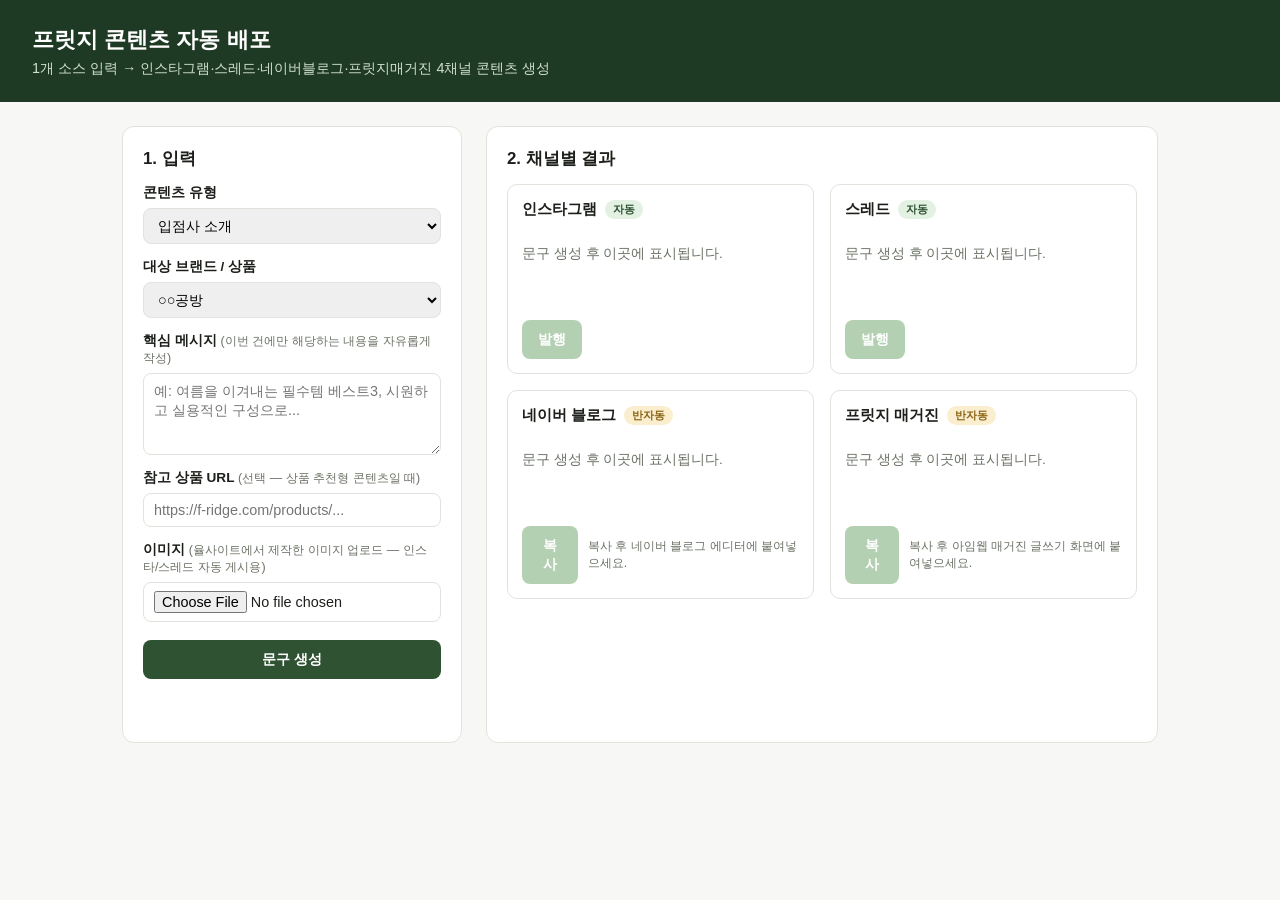
<file: index.html>
<!DOCTYPE html>
<html lang="ko">
<head>
<meta charset="UTF-8">
<meta name="viewport" content="width=device-width, initial-scale=1.0">
<title>프릿지 콘텐츠 자동 배포</title>
<link rel="stylesheet" href="styles.css">
</head>
<body>
  <header class="topbar">
    <h1>프릿지 콘텐츠 자동 배포</h1>
    <p class="subtitle">1개 소스 입력 → 인스타그램·스레드·네이버블로그·프릿지매거진 4채널 콘텐츠 생성</p>
  </header>

  <main>
    <section class="panel input-panel">
      <h2>1. 입력</h2>
      <form id="content-form">
        <label>
          콘텐츠 유형
          <select id="contentType"></select>
        </label>
        <label>
          대상 브랜드 / 상품
          <select id="targetBrand"></select>
        </label>
        <label>
          핵심 메시지 <span class="hint">(이번 건에만 해당하는 내용을 자유롭게 작성)</span>
          <textarea id="coreMessage" rows="4" placeholder="예: 여름을 이겨내는 필수템 베스트3, 시원하고 실용적인 구성으로..."></textarea>
        </label>
        <label>
          참고 상품 URL <span class="hint">(선택 — 상품 추천형 콘텐츠일 때)</span>
          <input type="url" id="productUrl" placeholder="https://f-ridge.com/products/...">
        </label>
        <label>
          이미지 <span class="hint">(율사이트에서 제작한 이미지 업로드 — 인스타/스레드 자동 게시용)</span>
          <input type="file" id="imageFile" accept="image/*">
        </label>
        <button type="submit" id="generate-btn">문구 생성</button>
      </form>
      <p id="generate-status" class="status" role="status"></p>
    </section>

    <section class="panel result-panel">
      <h2>2. 채널별 결과</h2>
      <div id="results" class="channel-grid">
        <article class="channel-card" data-channel="instagram">
          <h3>인스타그램 <span class="badge badge-auto">자동</span><span class="char-count" data-count="instagram"></span></h3>
          <div class="channel-body"><p class="placeholder">문구 생성 후 이곳에 표시됩니다.</p></div>
          <div class="channel-actions">
            <button class="publish-btn" data-channel="instagram" disabled>발행</button>
          </div>
        </article>

        <article class="channel-card" data-channel="threads">
          <h3>스레드 <span class="badge badge-auto">자동</span><span class="char-count" data-count="threads"></span></h3>
          <div class="channel-body"><p class="placeholder">문구 생성 후 이곳에 표시됩니다.</p></div>
          <div class="channel-actions">
            <button class="publish-btn" data-channel="threads" disabled>발행</button>
          </div>
        </article>

        <article class="channel-card" data-channel="naverBlog">
          <h3>네이버 블로그 <span class="badge badge-semi">반자동</span><span class="char-count" data-count="naverBlog"></span></h3>
          <div class="channel-body"><p class="placeholder">문구 생성 후 이곳에 표시됩니다.</p></div>
          <div class="channel-actions">
            <button class="copy-btn" data-channel="naverBlog" disabled>복사</button>
            <span class="hint">복사 후 네이버 블로그 에디터에 붙여넣으세요.</span>
          </div>
        </article>

        <article class="channel-card" data-channel="fridgeMagazine">
          <h3>프릿지 매거진 <span class="badge badge-semi">반자동</span><span class="char-count" data-count="fridgeMagazine"></span></h3>
          <div class="channel-body"><p class="placeholder">문구 생성 후 이곳에 표시됩니다.</p></div>
          <div class="channel-actions">
            <button class="copy-btn" data-channel="fridgeMagazine" disabled>복사</button>
            <span class="hint">복사 후 아임웹 매거진 글쓰기 화면에 붙여넣으세요.</span>
          </div>
        </article>
      </div>
    </section>
  </main>

  <script src="data.js"></script>
  <script src="app.js"></script>
</body>
</html>
</file>
<file: styles.css>
:root {
  --green-900: #1f3a24;
  --green-700: #2f5233;
  --green-500: #6ba368;
  --bg: #f7f8f5;
  --panel-bg: #ffffff;
  --border: #e0e4dc;
  --text: #1c1f1a;
  --text-muted: #6b7266;
  --danger: #b3403a;
}

* { box-sizing: border-box; }

body {
  margin: 0;
  font-family: -apple-system, "Pretendard", "Noto Sans KR", sans-serif;
  background: var(--bg);
  color: var(--text);
}

.topbar {
  background: var(--green-900);
  color: #fff;
  padding: 24px 32px;
}
.topbar h1 { margin: 0 0 4px; font-size: 1.4rem; }
.subtitle { margin: 0; color: #cfe0cf; font-size: 0.9rem; }

main {
  max-width: 1100px;
  margin: 0 auto;
  padding: 24px 32px 64px;
  display: grid;
  grid-template-columns: 340px 1fr;
  gap: 24px;
}
@media (max-width: 800px) {
  main { grid-template-columns: 1fr; }
}

.panel {
  background: var(--panel-bg);
  border: 1px solid var(--border);
  border-radius: 12px;
  padding: 20px;
}
.panel h2 { margin-top: 0; font-size: 1.05rem; }

form label {
  display: block;
  margin-bottom: 14px;
  font-size: 0.85rem;
  font-weight: 600;
  color: var(--text);
}
.hint { font-weight: 400; color: var(--text-muted); font-size: 0.78rem; }

select, textarea, input[type="url"], input[type="file"] {
  display: block;
  width: 100%;
  margin-top: 6px;
  padding: 8px 10px;
  border: 1px solid var(--border);
  border-radius: 8px;
  font-size: 0.9rem;
  font-family: inherit;
}

button {
  cursor: pointer;
  border: none;
  border-radius: 8px;
  padding: 10px 16px;
  font-size: 0.9rem;
  font-weight: 600;
}

#generate-btn {
  width: 100%;
  background: var(--green-700);
  color: #fff;
  margin-top: 4px;
}
#generate-btn:disabled { opacity: 0.6; cursor: not-allowed; }

.status { min-height: 1.2em; font-size: 0.85rem; color: var(--text-muted); }
.status.error { color: var(--danger); }

.channel-grid {
  display: grid;
  grid-template-columns: 1fr 1fr;
  gap: 16px;
}
@media (max-width: 640px) {
  .channel-grid { grid-template-columns: 1fr; }
}

.channel-card {
  border: 1px solid var(--border);
  border-radius: 10px;
  padding: 14px;
  display: flex;
  flex-direction: column;
  gap: 10px;
}
.channel-card h3 {
  margin: 0;
  font-size: 0.95rem;
  display: flex;
  align-items: center;
  gap: 8px;
}

.badge {
  font-size: 0.7rem;
  padding: 2px 8px;
  border-radius: 999px;
  font-weight: 600;
}
.badge-auto { background: #e2f1e2; color: var(--green-700); }
.badge-semi { background: #fbeecf; color: #8a6416; }

.char-count {
  margin-left: auto;
  font-size: 0.72rem;
  font-weight: 400;
  color: var(--text-muted);
  font-variant-numeric: tabular-nums;
}
.char-count.over { color: var(--danger); font-weight: 600; }

.channel-body { font-size: 0.85rem; white-space: pre-wrap; line-height: 1.5; min-height: 80px; }
.placeholder { color: var(--text-muted); }

.channel-actions { display: flex; align-items: center; gap: 10px; }
.publish-btn, .copy-btn {
  background: var(--green-500);
  color: #fff;
}
.publish-btn:disabled, .copy-btn:disabled { opacity: 0.5; cursor: not-allowed; }
</file>
